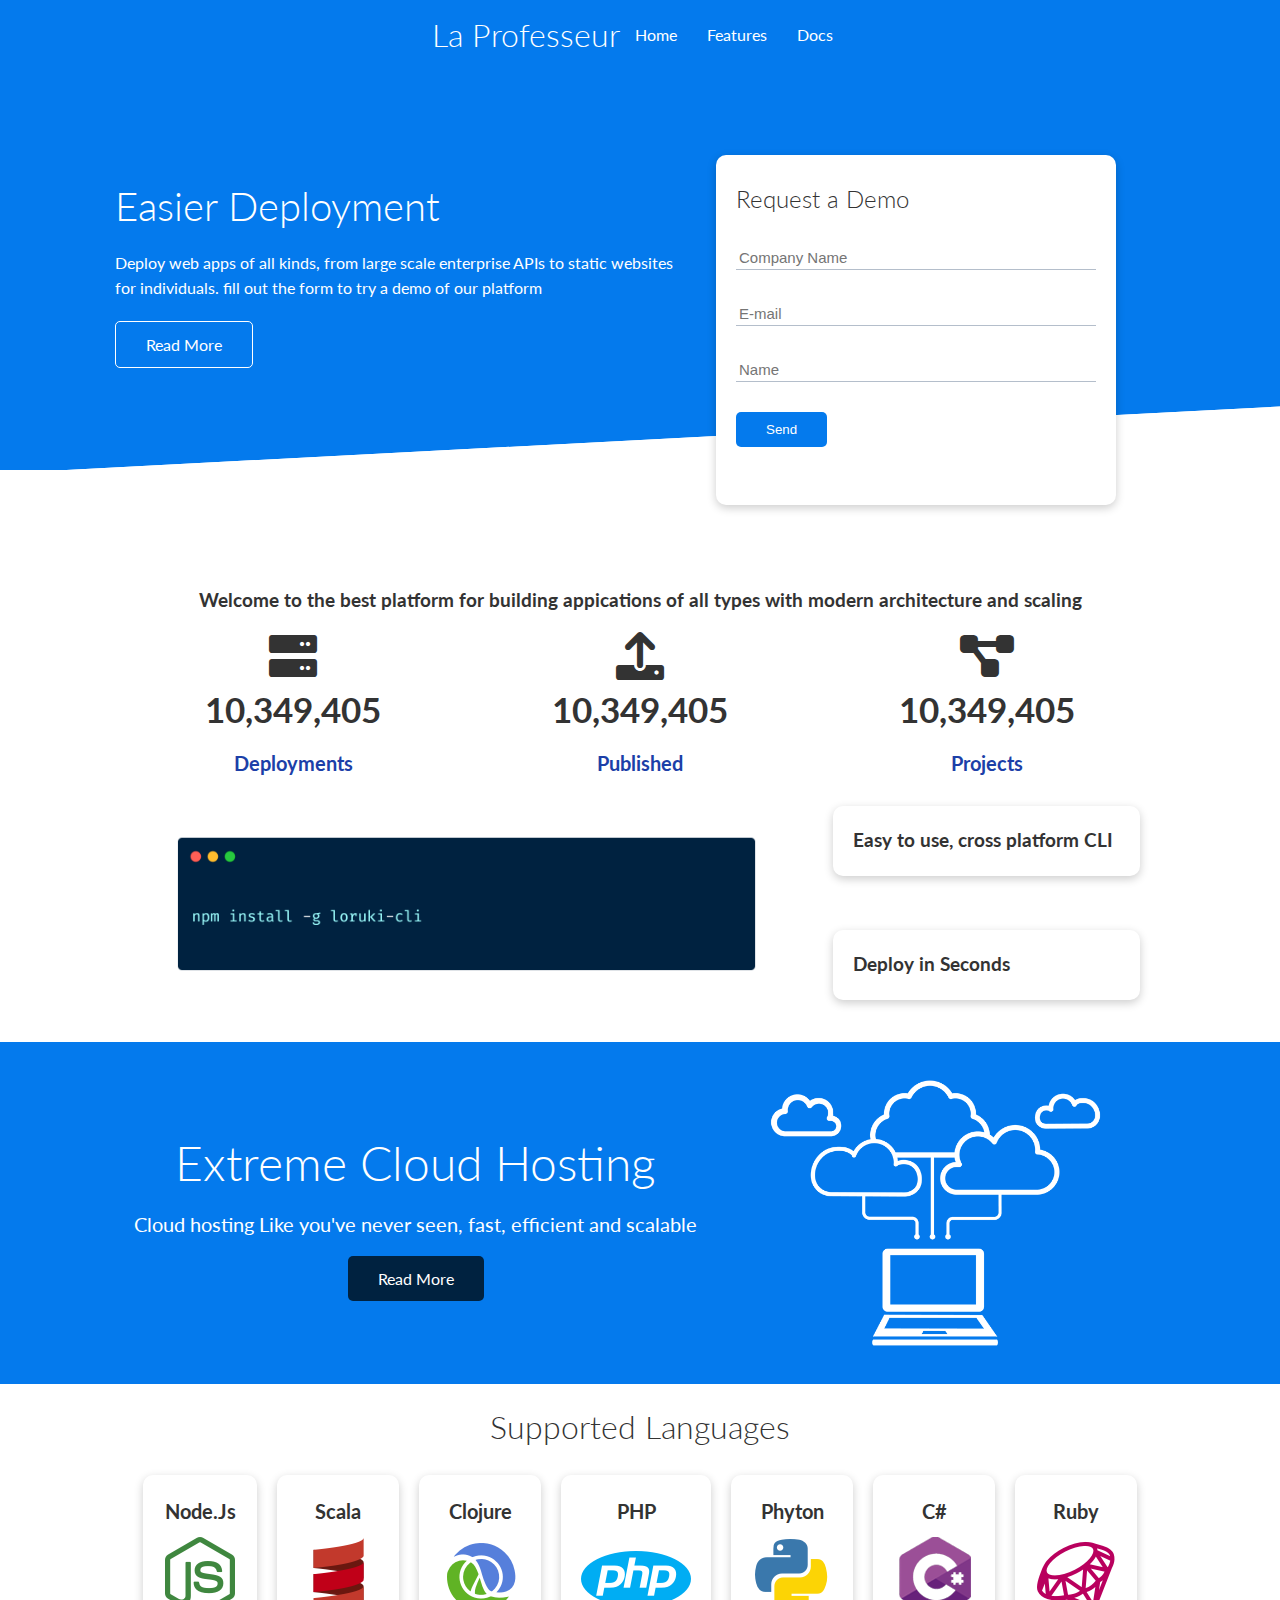
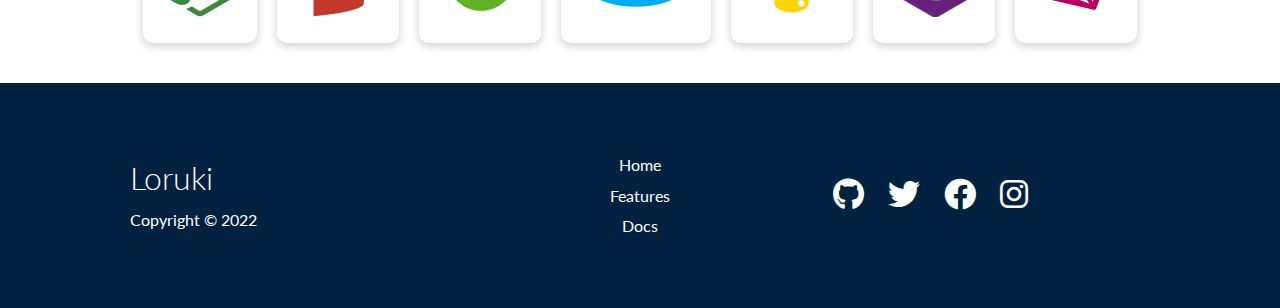
<file: index.html>
<!DOCTYPE html>
<html lang="en">
  <head>
    <meta charset="UTF-8" />
    <meta http-equiv="X-UA-Compatible" content="IE=edge" />
    <meta name="viewport" content="width=device-width, initial-scale=1.0" />
    <title>Loruki | Cloudhosting for everyone</title>
    <link rel="stylesheet" href="style.css" />
    <link
      rel="stylesheet"
      href="https://cdnjs.cloudflare.com/ajax/libs/font-awesome/6.0.0-beta3/css/all.min.css"
    />
    <link rel="stylesheet" href="utilities.css" />
  </head>
  <body>
    <!-- Navbar  -->
    <div class="nav">
      <div class="container flex">
        <h1 class="logo">La Professeur</h1>
        <nav>
          <ul>
            <li><a href="index.html">Home</a></li>
            <li><a href="features.html">Features</a></li>
            <li><a href="docs.html">Docs</a></li>
          </ul>
        </nav>
      </div>
    </div>

    <!-- Showcase  -->
    <section class="showcase">
      <div class="container grid">
        <div class="showcase-text">
          <h1>Easier Deployment</h1>
          <p>
            Deploy web apps of all kinds, from large scale enterprise APIs to
            static websites for individuals. fill out the form to try a demo of
            our platform
          </p>
          <a href="features.html" class="btn btn-outline">Read More</a>
        </div>
        <div class="showcase-form card">
          <h2>Request a Demo</h2>
          <form>
            <div class="form-control">
              <input
                type="text"
                name="company"
                placeholder="Company Name"
                required
              />
            </div>
            <div class="form-control">
              <input type="Email" name="Email" placeholder="E-mail" required />
            </div>
            <div class="form-control">
              <input type="text" name="name" placeholder="Name" required />
            </div>
            <input type="submit" value="Send" class="btn btn-primary" />
          </form>
        </div>
      </div>
    </section>
    <!-- Stats -->
    <!-- Create lots of utility classes, they are very important  -->
    <section class="stats">
      <div class="container">
        <h3 class="stats-heading force text-center my-1">
          Welcome to the best platform for building appications of all types
          with modern architecture and scaling
        </h3>
        <div class="grid grid-3 text-center">
          <div>
            <i class="fas fa-server fa-3x"></i>
            <h3>10,349,405</h3>
            <p class="text-secondary">Deployments</p>
          </div>
          <div>
            <i class="fas fa-upload fa-3x"></i>
            <h3>10,349,405</h3>
            <p class="text-secondary">Published</p>
          </div>
          <div>
            <i class="fas fa-project-diagram fa-3x"></i>
            <h3>10,349,405</h3>
            <p class="text-secondary">Projects</p>
          </div>
        </div>
      </div>
    </section>
    <!-- Cli -->
    <section class="cli">
      <div class="container grid">
        <img src="img/cli.png" alt="" />
        <div class="card">
          <h3>Easy to use, cross platform CLI</h3>
        </div>
        <div class="card">
          <h3>Deploy in Seconds</h3>
        </div>
      </div>
    </section>
    <!-- Clouds -->
    <section class="clouds bg-primary my-2 py-2">
      <div class="container grid">
        <div class="text-center">
          <h2 class="lg">Extreme Cloud Hosting</h2>
          <p class="lead my-1">
            Cloud hosting Like you've never seen, fast, efficient and scalable
          </p>
          <a href="features.html" class="btn btn-dark"> Read More</a>
        </div>
        <img src="img/cloud.png" alt="" />
      </div>
    </section>
    <!-- Languages -->
    <section class="languages">
      <h2 class="md text-center my2">Supported Languages</h2>
      <div class="container flex">
        <div class="card">
          <h4>Node.Js</h4>
          <img src="img/node.png" alt="" />
        </div>
        <div class="card">
          <h4>Scala</h4>
          <img src="img/scala.png" alt="" />
        </div>
        <div class="card">
          <h4>Clojure</h4>
          <img src="img/clojure.png" alt="" />
        </div>
        <div class="card">
          <h4>PHP</h4>
          <img src="img/php.png" alt="" />
        </div>
        <div class="card">
          <h4>Phyton</h4>
          <img src="img/python.png" alt="" />
        </div>
        <div class="card">
          <h4>C#</h4>
          <img src="img/csharp.png" alt="" />
        </div>
        <div class="card">
          <h4>Ruby</h4>
          <img src="img/ruby.png" alt="" />
        </div>
      </div>
    </section>
    <!-- Footer -->
    <footer class="footer bg-dark py-5">
      <div class="container grid grid-3">
        <div>
          <h1>Loruki</h1>
          <p>Copyright &copy; 2022</p>
        </div>
        <nav>
          <ul>
            <li><a href="index.html">Home</a></li>
            <li><a href="features.html">Features</a></li>
            <li><a href="docs.html">Docs</a></li>
          </ul>
        </nav>
        <div class="social">
          <a href="#"><i class="fab fa-github fa-2x"></i></a>
          <a href="#"><i class="fab fa-twitter fa-2x"></i></a>
          <a href="#"><i class="fab fa-facebook fa-2x"></i></a>
          <a href="#"><i class="fab fa-instagram fa-2x"></i></a>
        </div>
      </div>
    </footer>
  </body>
</html>
</file>
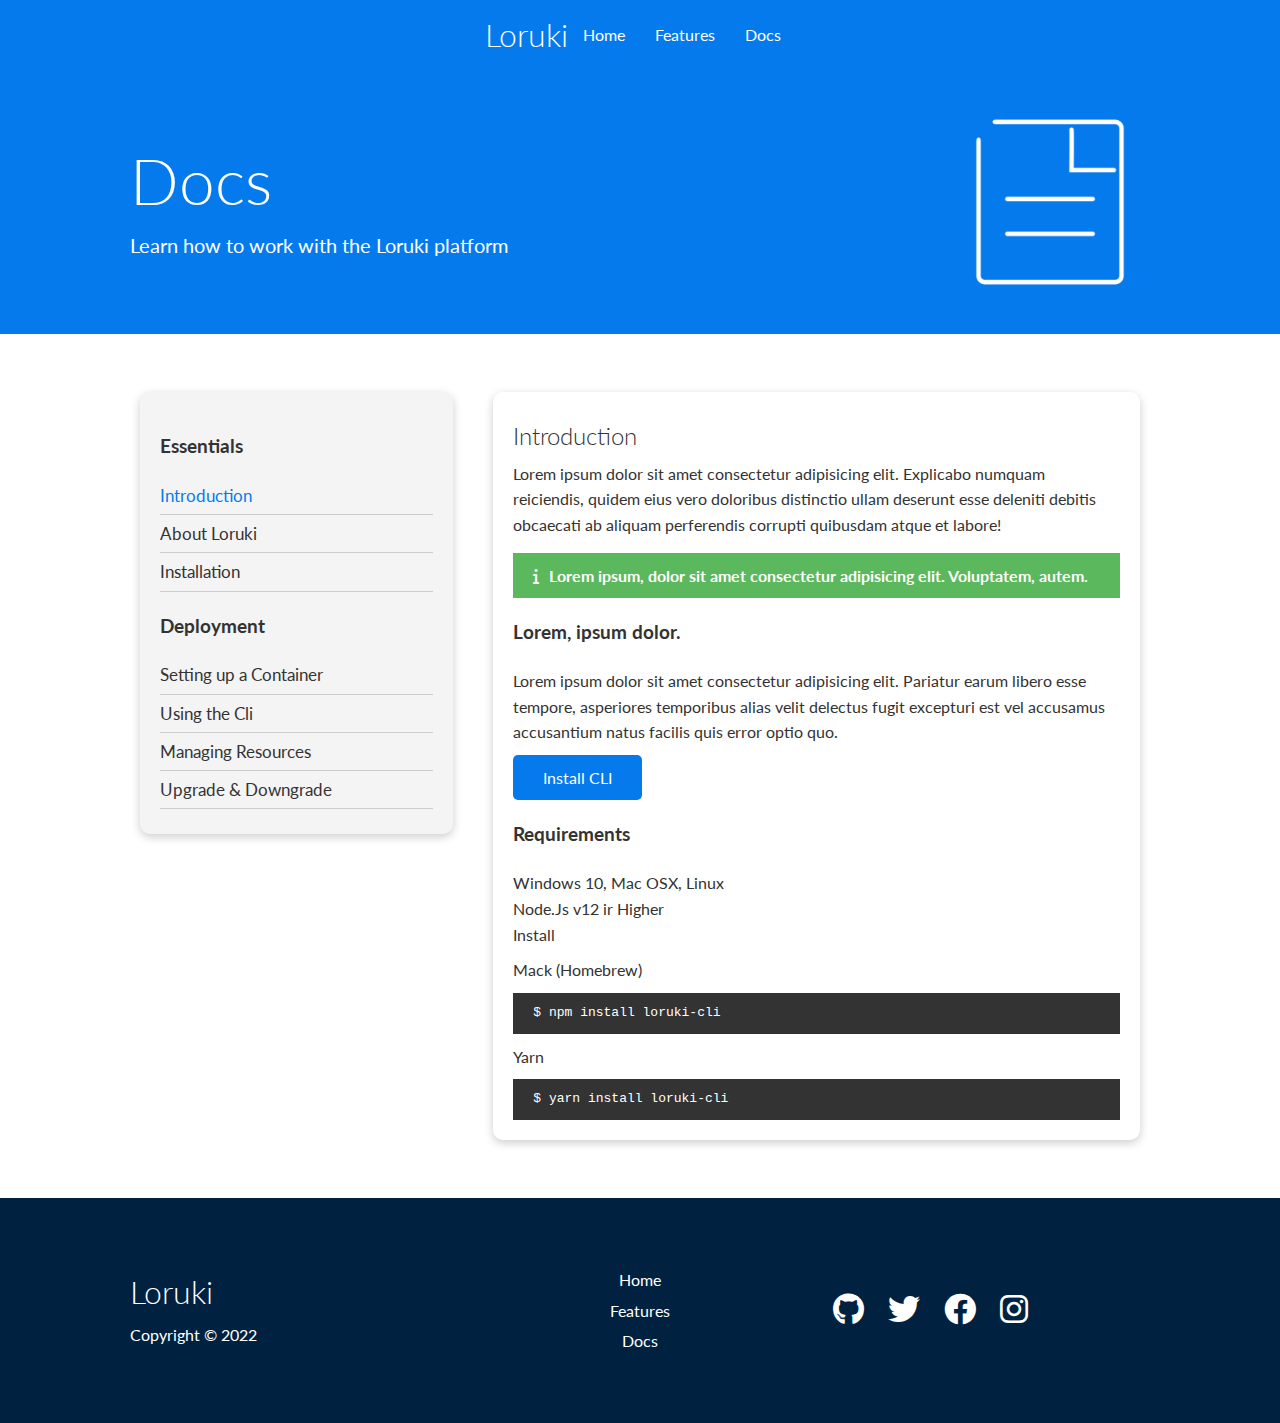
<file: docs.html>
<!DOCTYPE html>
<html lang="en">
  <head>
    <meta charset="UTF-8" />
    <meta http-equiv="X-UA-Compatible" content="IE=edge" />
    <meta name="viewport" content="width=device-width, initial-scale=1.0" />
    <title>Loruki | Cloudhosting for everyone</title>
    <link rel="stylesheet" href="style.css" />
    <link
      rel="stylesheet"
      href="https://cdnjs.cloudflare.com/ajax/libs/font-awesome/6.0.0-beta3/css/all.min.css"
    />
    <link rel="stylesheet" href="utilities.css" />
  </head>
  <body>
    <!-- Navbar  -->
    <div class="nav">
      <div class="container flex">
        <h1 class="logo">Loruki</h1>
        <nav>
          <ul>
            <li><a href="index.html">Home</a></li>
            <li><a href="features.html">Features</a></li>
            <li><a href="docs.html">Docs</a></li>
          </ul>
        </nav>
      </div>
    </div>

    <!-- Head -->
    <section class="docs-head bg-primary py-3">
      <div class="container grid">
        <div>
          <h1 class="xl">Docs</h1>
          <p class="lead">Learn how to work with the Loruki platform</p>
        </div>
        <img src="img/docs.png" alt="" />
      </div>
    </section>

    <!-- Docs-main -->
    <section class="docs-main my-4">
      <div class="container grid">
        <div class="card bg-light p3">
          <h3 class="my-2">Essentials</h3>
          <nav>
            <ul>
              <li><a class="text-primary" href="#">Introduction</a></li>
              <li><a href="#">About Loruki</a></li>
              <li><a href="#">Installation</a></li>
            </ul>
          </nav>
          <h3 class="my-2">Deployment</h3>
          <nav>
            <ul>
              <li><a href="#">Setting up a Container</a></li>
              <li><a href="#">Using the Cli</a></li>
              <li><a href="#">Managing Resources</a></li>
              <li><a href="#">Upgrade & Downgrade</a></li>
            </ul>
          </nav>
        </div>
        <div class="card">
          <h2>Introduction</h2>
          <p>
            Lorem ipsum dolor sit amet consectetur adipisicing elit. Explicabo
            numquam reiciendis, quidem eius vero doloribus distinctio ullam
            deserunt esse deleniti debitis obcaecati ab aliquam perferendis
            corrupti quibusdam atque et labore!
          </p>
          <div class="alert alert-success">
            <i class="fas fa-info"></i>Lorem ipsum, dolor sit amet consectetur
            adipisicing elit. Voluptatem, autem.
          </div>
          <h3>Lorem, ipsum dolor.</h3>
          <p>
            Lorem ipsum dolor sit amet consectetur adipisicing elit. Pariatur
            earum libero esse tempore, asperiores temporibus alias velit
            delectus fugit excepturi est vel accusamus accusantium natus facilis
            quis error optio quo.
          </p>
          <a href="" class="btn btn-primary">Install CLI</a>
          <h3>Requirements</h3>
          <ul>
            <li>Windows 10, Mac OSX, Linux</li>
            <li>Node.Js v12 ir Higher</li>
          </ul>
          <head>
            Install
          </head>
          <p>Mack (Homebrew)</p>
          <pre><code>$ npm install loruki-cli</code></pre>
          <p>Yarn</p>
          <pre><code>$ yarn install loruki-cli</code></pre>
        </div>
      </div>
    </section>
    <!-- Footer  -->
    <footer class="footer bg-dark py-5">
      <div class="container grid grid-3">
        <div>
          <h1>Loruki</h1>
          <p>Copyright &copy; 2022</p>
        </div>
        <nav>
          <ul>
            <li><a href="index.html">Home</a></li>
            <li><a href="features.html">Features</a></li>
            <li><a href="docs.html">Docs</a></li>
          </ul>
        </nav>
        <div class="social">
          <a href="#"><i class="fab fa-github fa-2x"></i></a>
          <a href="#"><i class="fab fa-twitter fa-2x"></i></a>
          <a href="#"><i class="fab fa-facebook fa-2x"></i></a>
          <a href="#"><i class="fab fa-instagram fa-2x"></i></a>
        </div>
      </div>
    </footer>
  </body>
</html>
</file>
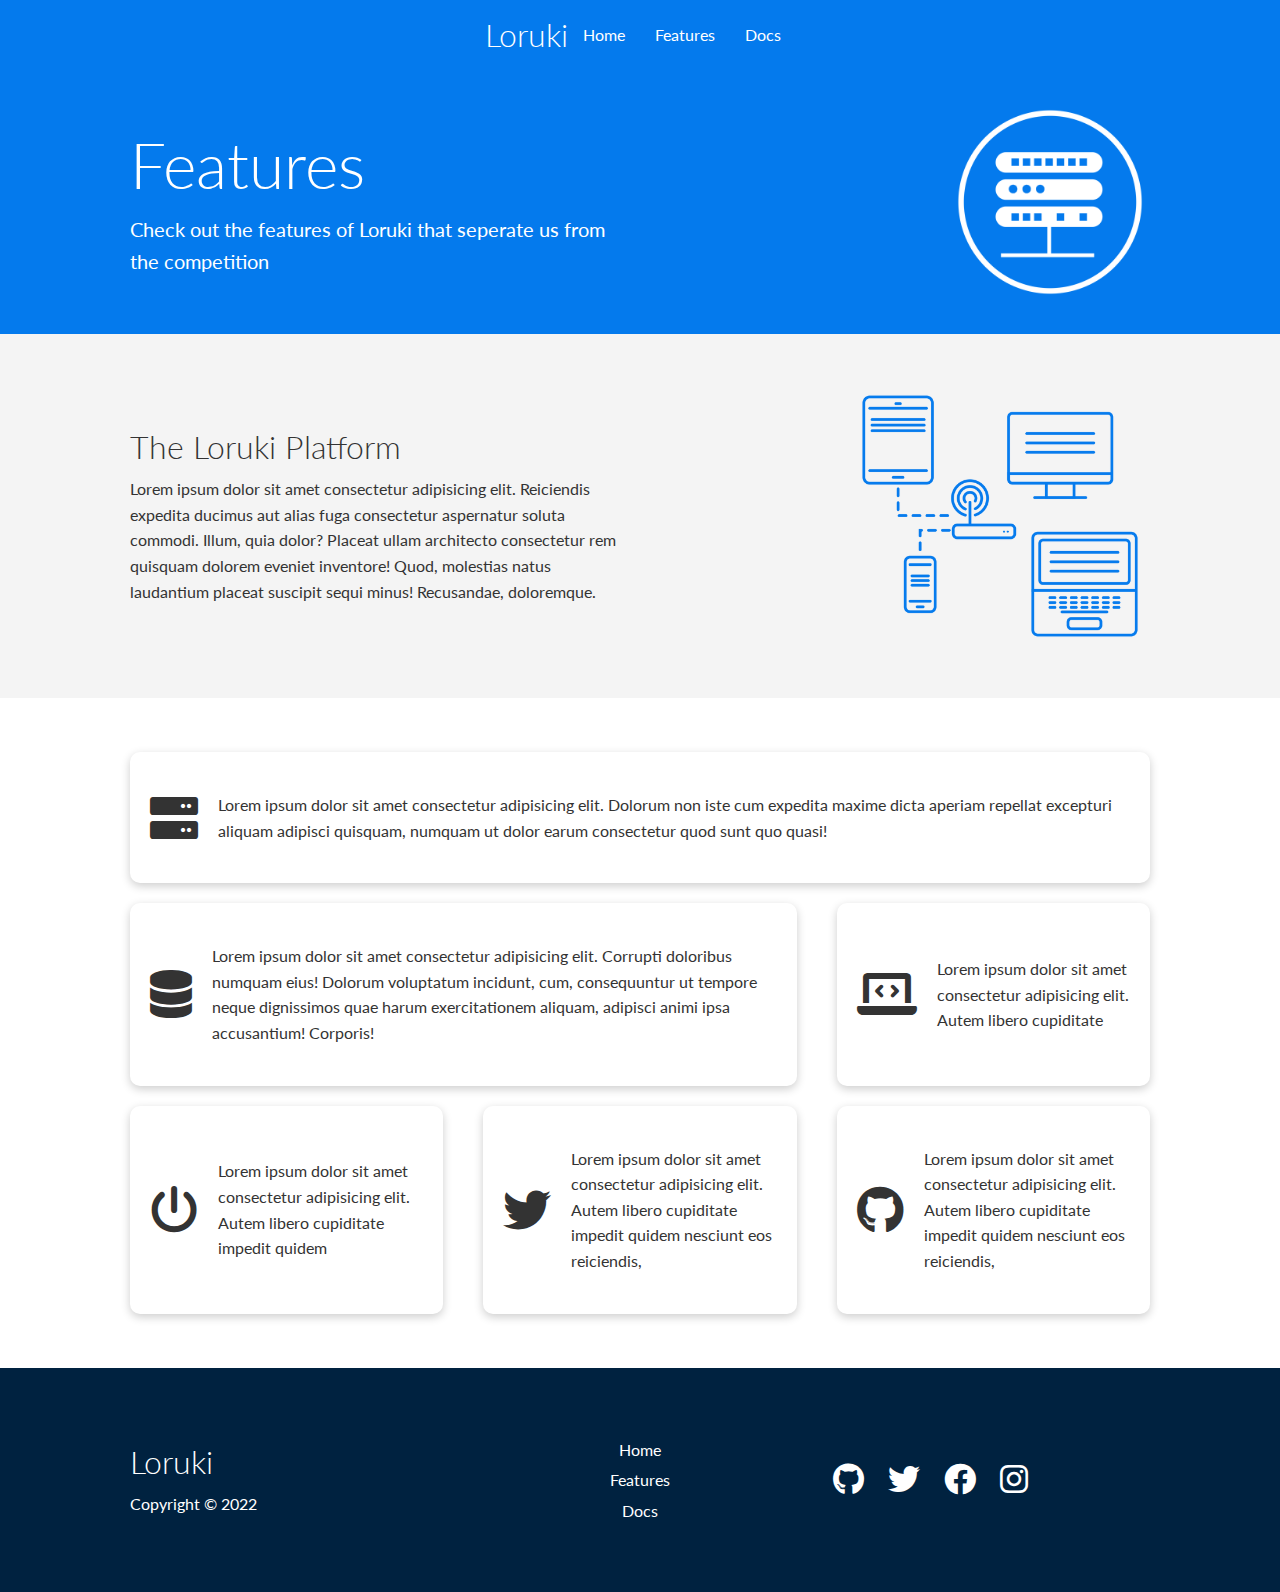
<file: features.html>
<!DOCTYPE html>
<html lang="en">
  <head>
    <meta charset="UTF-8" />
    <meta http-equiv="X-UA-Compatible" content="IE=edge" />
    <meta name="viewport" content="width=device-width, initial-scale=1.0" />
    <title>Loruki | Cloudhosting for everyone</title>
    <link rel="stylesheet" href="style.css" />
    <link
      rel="stylesheet"
      href="https://cdnjs.cloudflare.com/ajax/libs/font-awesome/6.0.0-beta3/css/all.min.css"
    />
    <link rel="stylesheet" href="utilities.css" />
  </head>
  <body>
    <!-- Navbar  -->
    <div class="nav">
      <div class="container flex">
        <h1 class="logo">Loruki</h1>
        <nav>
          <ul>
            <li><a href="index.html">Home</a></li>
            <li><a href="features.html">Features</a></li>
            <li><a href="docs.html">Docs</a></li>
          </ul>
        </nav>
      </div>
    </div>
    <section class="features-head bg-primary py-3">
      <div class="container grid">
        <div>
          <h1 class="xl">Features</h1>
          <p class="lead">
            Check out the features of Loruki that seperate us from the
            competition
          </p>
        </div>
        <img src="img/server.png" alt="" />
      </div>
    </section>

    <!-- Sub-head -->
    <section class="features-sub-head bg-light py-3">
        <div class="container grid">
            <div>
                <h1 class=md">The Loruki Platform</h1>
                <p>
                  Lorem ipsum dolor sit amet consectetur adipisicing elit. Reiciendis expedita ducimus aut alias fuga consectetur aspernatur soluta commodi. Illum, quia dolor? Placeat ullam architecto consectetur rem quisquam dolorem eveniet inventore! Quod, molestias natus laudantium placeat suscipit sequi minus! Recusandae, doloremque.
                </p>
              </div>
              <img src="img/server2.png" alt="" />
            </div>
        </div>
    </section>

    <section class="features-main my-2">
        <div class="container grid grid-3" id="make">
            <div class="card flex">
                <i class="fas fa-server fa-3x">     </i> 
                    <p>Lorem ipsum dolor sit amet consectetur adipisicing elit. Dolorum non iste cum expedita maxime dicta aperiam repellat excepturi aliquam adipisci quisquam, numquam ut dolor earum consectetur quod sunt quo quasi! </p>
             
            </div>
            <div class="card flex">
                <i class="fas fa-database fa-3x">  </i>
                    <p>Lorem ipsum dolor sit amet consectetur adipisicing elit. Corrupti doloribus numquam eius! Dolorum voluptatum incidunt, cum, consequuntur ut tempore neque dignissimos quae harum exercitationem aliquam, adipisci animi ipsa accusantium! Corporis!  </p>
                 
            </div>
            <div class="card flex">
                <i class="fas fa-laptop-code fa-3x">  </i>
                    <p>Lorem ipsum dolor sit amet consectetur adipisicing elit. Autem libero cupiditate  </p>
                 
            </div>
            <div class="card flex">
                <i class="fas fa-power-off fa-3x">  </i>
                    <p>Lorem ipsum dolor sit amet consectetur adipisicing elit. Autem libero cupiditate impedit quidem  </p>
                 
            </div>
            <div class="card flex">
              <i class="fab fa-twitter fa-3x">     </i> 
                  <p>Lorem ipsum dolor sit amet consectetur adipisicing elit. Autem libero cupiditate impedit quidem nesciunt eos reiciendis,  </p>
           
          </div>
          <div class="card flex">
            <i class="fab fa-github fa-3x">     </i> 
                <p>Lorem ipsum dolor sit amet consectetur adipisicing elit. Autem libero cupiditate impedit quidem nesciunt eos reiciendis,  </p>
         
        </div>
        </div>
    </section>
    <footer class="footer bg-dark py-5">
      <div class="container grid grid-3">
        <div>
          <h1>Loruki</h1>
          <p>Copyright &copy; 2022</p>
        </div>
        <nav>
          <ul>
            <li><a href="index.html">Home</a></li>
            <li><a href="features.html">Features</a></li>
            <li><a href="docs.html">Docs</a></li>
          </ul>
        </nav>
        <div class="social">
          <a href="#"><i class="fab fa-github fa-2x"></i></a>
          <a href="#"><i class="fab fa-twitter fa-2x"></i></a>
          <a href="#"><i class="fab fa-facebook fa-2x"></i></a>
          <a href="#"><i class="fab fa-instagram fa-2x"></i></a>
        </div>
      </div>
    </footer>
  </body>
</html>
</file>
<file: style.css>
@import url("https://fonts.googleapis.com/css2?family=Lato:wght@300&display=swap");
/* Base Styles */
* {
  box-sizing: border-box;
  padding: 0;
  margin: 0;
}
/* Defining Root properties */
:root {
  --primary-color: #047aed;
  --secondary-color: #1c3fa8;
  --dark-color: #002240;
  --success-color: #5cb85c;
  --light-color: #f4f4f4;
  --error-color: #d9534f;
}

body {
  font-family: "Lato", sans-serif;
  color: #333;
  line-height: 1.6;
}

ul {
  list-style-type: none;
}

a {
  text-decoration: none;
  color: #333;
}

h1,
h2 {
  font-weight: 300;
  line-height: 1.2;
  margin: 10px 0;
}

p {
  margin: 10px 0;
}

img {
  /* no matter how big it wont bust out of its container  */
  width: 100%;
}

code,
pre {
  background: #333;
  color: white;
  padding: 10px;
}

/* /--Navbar--/ */
.nav {
  background-color: var(--primary-color);
  color: #fff;
  height: 70px;
}

.nav .flex {
  /* puts space in between */
  justify-content: space-between;
}

.nav ul {
  display: flex;
}
.nav a {
  color: #fff;
  padding: 10px;
  margin: 0 5px;
}

.nav a:hover {
  border-bottom: 2px white solid;
}

.showcase {
  height: 400px;
  background-color: var(--primary-color);
  color: white;
  position: relative;
}

.showcase h1 {
  font-size: 40px;
}
.showcase p {
  margin: 20px 0;
}

.showcase .grid {
  grid-template-columns: 55% 45%;
  gap: 30px;
  overflow: visible;
}

.showcase-text {
  animation: slideInFromLeft 1s ease-in;
}

.showcase-form {
  position: relative;
  top: 60px;
  height: 350px;
  width: 400px;
  padding: 40px;
  z-index: 100;
  animation: slideInFromRight 1s ease-in;
}

.showcase-form .form-control {
  margin: 30px 0;
}
/* to style the input without styling the button */
.showcase-form input[type="text"],
.showcase-form input[type="email"] {
  border: 0;
  border-bottom: 1px solid #b4becb;
  width: 100%;
  padding: 3px;
  font-size: 15px;
}

.showcase-form input:focus {
  outline: none;
}

.showcase::before,
.showcase::after {
  content: "";
  position: absolute;
  height: 100px;
  bottom: -70px;
  right: 0;
  left: 0;
  background: white;
  transform: skewY(-3deg);
  -webkit-transform: skewY(-3deg);
  -moz-transform: skewY(-3deg);
  -ms-transform: skewY(-3deg);
}
/* Transform = Skew, Sale */

/* Stats  */
.stats {
  padding-top: 100px;
  animation: slideInFromBottom 1s ease-in;
}
/* Didn't Work  */
/* .stats-heading {
  max-width: 500px;
  margin: 4rem auto;
} */

.stats .grid h3 {
  font-size: 35px;
}

.stats .grid p {
  font-size: 20px;
  font-weight: bold;
}

.cli .grid {
  grid-template-columns: repeat(3, 1fr);
  grid-template-rows: repeat(2, 1fr);
}

.cli .grid > *:first-child {
  grid-column: 1 / span 2;
  grid-row: 1 / span 2;
}

.clouds .grid {
  grid-template-columns: 4fr 3fr;
}

/* Languages */
.languages .flex {
  /* makes the flex content wrap */
  flex-wrap: wrap;
}
.languages .card {
  text-align: center;
  margin: 18px 10px 40px;
  transition: transform 0.2s ease-in;
}

.languages .card h4 {
  font-size: 20px;
  margin-bottom: 10px;
}

.languages .card:hover {
  /* To Add animation  */
  transform: translateY(-15px);
}

/* Footer  */

.footer .social a {
  margin: 0 10px;
}

footer nav {
  text-align: center;
}
footer nav li {
  margin: 5px 0px;
}
footer nav a {
  padding-bottom: 5px;
}

footer nav a:hover {
  border-bottom: solid white 2px;
}

footer .social i:hover {
  transition: transform 0.3s ease-in;
  transform: translateY(-5px);
}

/* Features  */
.features-head img,
.docs-head img {
  width: 200px;
  /* to shift self of the stuff to the end */
  justify-self: flex-end;
}

.features-sub-head img {
  width: 300px;
  /* to shift self of the stuff to the end */
  justify-self: flex-end;
}

.features-main .card > i {
  margin-right: 20px;
}

.features-main .grid {
  padding: 30px;
}

.features-main .grid > *:first-child {
  grid-column: 1 / span 3;
}

.features-main .grid > *:nth-child(2) {
  grid-column: 1 / span 2;
}

/* .features-main .grid > *:nth-child(2) {
  grid-column: 1 / span 3; */

/* Docs  */
.docs-main h3 {
  margin: 20px 0;
}
.docs-main .grid {
  grid-template-columns: 1fr 2fr;
  /* This is a row, so it will set it across te y axis */
  align-items: flex-start;
}

.docs-main nav li {
  font-size: 17px;
  padding-bottom: 5px;
  margin-bottom: 5px;
  border-bottom: 1px #ccc solid;
}

.docs-main a:hover {
  font-weight: bold;
}

/* Animations  */
@keyframes slideInFromLeft {
  0% {
    transform: translateX(-100%);
  }
  100% {
    transform: translateX(0);
  }
}

@keyframes slideInFromRight {
  0% {
    transform: translateX(100%);
  }
  100% {
    transform: translateX(0);
  }
}

@keyframes slideInFromTop {
  0% {
    transform: translateY(-100%);
  }
  100% {
    transform: translateX(0);
  }
}

@keyframes slideInFromBottom {
  0% {
    transform: translateX(100%);
  }
  100% {
    transform: translateX(0);
  }
}

/* Media queries */
/* Tablets and under */
@media (max-width: 768px) {
  .grid,
  .showcase .grid,
  .stats .grid,
  .cli .grid,
  .clouds .grid,
  .features-head .grid,
  .features-main .grid,
  .docs-head .grid,
  .features-sub-head .grid,
  .docs-main .grid {
    grid-template-columns: 1fr;
    grid-template-rows: 1fr;
  }

  .showcase {
    /* set  height to take up the amount of hte container */
    height: auto;
  }

  .showcase-text {
    text-align: center;
    margin-top: 40px;
    animation: slideInFromTop 1s ease-in;
  }
  .showcase-form {
    /* to move the particular grid item to the center */
    justify-self: center;
    animation: slideInFromBottom 1s ease-in;
  }
  .cli .grid > *:first-child {
    grid-column: 1;
    grid-row: 1;
  }

  .features-head,
  .features-sub-head,
  .docs-head {
    text-align: center;
  }
  .features-head img,
  .features-sub-head img,
  .docs-head img {
    justify-self: center;
  }

  .features-main .grid > *:first-child,
  .features-main .grid > *:nth-child(2) {
    grid-column: 1;
  }
}

/* Mobile */
@media (max-width: 500px) {
  .nav {
    height: 110px;
  }

  .nav .flex {
    flex-direction: column;
  }

  .nav ul {
    padding: 10px;
    background-color: rgba(0, 0, 0, 0.1);
  }
}
</file>
<file: utilities.css>
/* Utility Class */
.flex {
  display: flex;
  /* for vertical axis */
  align-items: center;
  justify-content: center;
  height: 100%;
  z-index: 100;
  justify-self: flex-end;
}

.card {
  background-color: white;
  border-radius: 10px;
  /* horizontal offset, vertical offset */
  box-shadow: 0 3px 10px rgba(0, 0, 0, 0.2);
  padding: 20px;
  margin: 10px;
  color: #333;
}

.btn {
  display: inline-block;
  padding: 10px 30px;
  cursor: pointer;
  background: var(--primary-color);
  color: white;
  border: none;
  border-radius: 5px;
}

.btn-outline {
  background-color: transparent;
  border: 1px white solid;
}

.btn:hover {
  transform: scale(0.9);
}

/* background & colour buttons */
.bg-primary {
  background-color: var(--primary-color);
  color: white;
}

.bg-secondary,
.btn-secondary {
  background-color: var(--secondary-color);
  color: white;
}

.bg-light,
.btn-light {
  background-color: var(--light-color);
  color: #333;
}
.bg-dark,
.btn-dark {
  background-color: var(--dark-color);
  color: white;
}
.bg-primary a,
.btn-primary a,
.bg-secondary a,
.btn-secondary a,
.bg-dark a,
.btn-dark a {
  color: #fff;
}

/* Text Colors */
.text-primary {
  color: var(--primary-color);
}

.text-secondary {
  color: var(--secondary-color);
}

.text-light {
  color: var(--light-color);
}
.text-dark {
  color: var(--dark-color);
}

/* Text sizes */
.lead {
  font-size: 20px;
}

.sm {
  font-size: 1rem;
}

.md {
  font-size: 2rem;
}

.lg {
  font-size: 3rem;
}

.xl {
  font-size: 4rem;
}

/* Alert */
.alert {
  background-color: var(--light-color);
  padding: 10px 20px;
  font-weight: bold;
  margin: 15px 0;
}

.alert i {
  margin-right: 10px;
}

.alert-success {
  background-color: var(--success-color);
  color: white;
}

.alert-error {
  background-color: var(--error-color);
}
.container {
  /* so that the  content wont overfloat  */
  max-width: 1100px;
  margin: 0 auto;
  overflow: auto;
  padding: 0 40px;
}

.grid {
  display: grid;
  grid-template-columns: 1fr 1fr;
  gap: 20px;
  justify-content: center;
  align-items: center;
  /* wont aligh entrally by default because the width is not defined */
  height: 100%;
}

.grid-3 {
  display: grid;
  grid-template-columns: 1fr 1fr 1fr;
  gap: 20px;
  justify-content: center;
  align-items: center;
  /* wont aligh entrally by default because the width is not defined */
  height: 100%;
}

.text-center {
  text-align: center;
}

/* Margin  */
.my-1 {
  margin: 1rem 0;
}
.my-2 {
  margin: 1.5rem 0;
}
.my-3 {
  margin: 2rem 0;
}

.my-4 {
  margin: 3rem 0;
}

.my-5 {
  margin: 4rem 0;
}

.m-1 {
  margin: 1rem;
}
.m-2 {
  margin: 1.5rem;
}
.m-3 {
  margin: 2rem;
}

.m-4 {
  margin: 3rem;
}

.m-5 {
  margin: 4rem;
}

/* Padding  */
.py-1 {
  padding: 1rem 0;
}
.py-2 {
  padding: 1.5rem 0;
}
.py-3 {
  padding: 2rem 0;
}

.py-4 {
  padding: 3rem 0;
}

.py-5 {
  padding: 4rem 0;
}

.p-1 {
  padding: 1rem;
}
.p-2 {
  padding: 1.5rem;
}
.p-3 {
  padding: 2rem;
}

.p-4 {
  padding: 3rem;
}

.p-5 {
  padding: 4rem;
}
</file>
